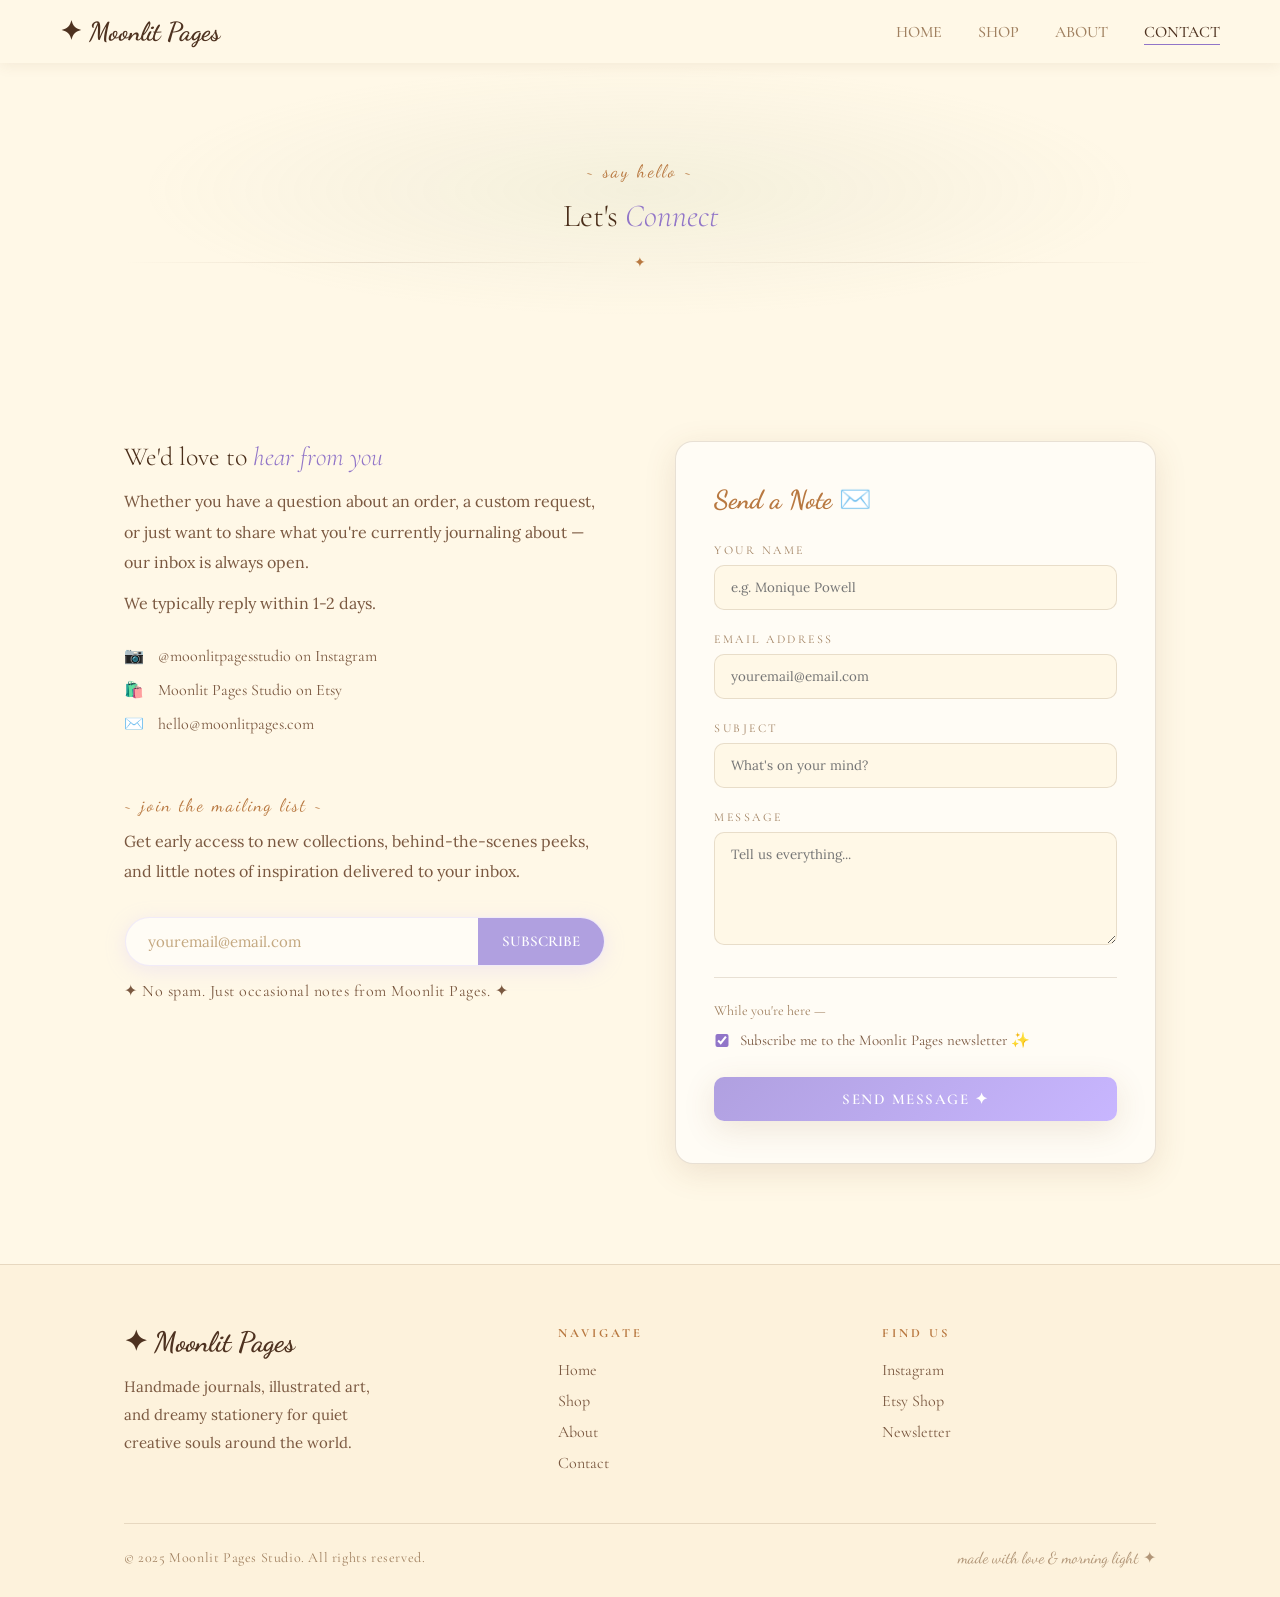
<file: contact.html>
<!DOCTYPE html>
<html lang="en">

    <head>
        <meta charset="UTF-8"/>
        <meta name="viewport" content="width=device-width, initial-scale=1.0" />
        <title>Moonlit Pages Studio - Contact</title>

        <!-- Google Fonts -->
        <link rel="preconnect" href="https://fonts.googleapis.com" />
        <link rel="preconnect" href="https://fonts.gstatic.com" crossorigin />
        <link href="https://fonts.googleapis.com/css2?family=Cormorant+Garamond:ital,wght@0,300;0,400;0,500;0,600;1,300;1,400;1,500&family=Dancing+Script:wght@400;600;700&family=Lora:ital,wght@0,400;0,500;1,400&display=swap" rel="stylesheet" />

        <!-- Stylesheet -->
        <link rel="stylesheet" href="style.css" />
        <link rel="stylesheet" href="contact.css" />

    </head>

    <body>

        <header>
            <nav>
                <a class="logo" href="index.html">✦ Moonlit Pages</a>
                <ul class="nav-links" id="nav-links">
                    <li><a href="index.html" >Home</a></li>
                    <li><a href="#">Shop</a></li>
                    <li><a href="about.html">About</a></li>
                    <li><a href="contact.html" class="active-link">Contact</a></li>
                </ul>

                <button class="hamburger" id="hamburger" aria-label="navigation toggle mobile">
                    <span></span>
                    <span></span>
                    <span></span>
                </button>
            </nav>
        </header>

        <main>
            <!-- CONTACT HERO -->
            <section class="contact-hero">

                <div class="container">
                    <span class="section-label">~ say hello ~</span>
                    <h1 class="section-title">
                        Let's <em>Connect</em>
                    </h1>
                    <div class="divider"> 
                                <div class="divider-line"></div>
                                <span class="divider-star">✦</span>
                                <div class="divider-line"></div>
                    </div>
                </div>

            </section>

            <!-- CONTACT GRID -->
            <section class="contact-grid">

                <div class="container">

                    
                    <!-- Info Column -->
                    <div class="contact-info">
                        <h3>
                            We'd love to <em >hear from you</em>
                        </h3>
                        <p>
                            Whether you have a question about an order, a custom request, or just want to share
                            what you're currently journaling about — our inbox is always open.
                        </p>
                        <p>We typically reply within 1-2 days.</p>

                        <address class="contact-links">
                            <a href="https://instagram.com">
                                <span>📷</span>
                                <span>@moonlitpagesstudio on Instagram</span>
                            </a>
                            <a href="https://etsy.com">
                                <span>🛍️</span>
                                <span>Moonlit Pages Studio on Etsy</span>
                            </a>
                            <a href="mailto:hello@moonlitpages.com">
                                <span>✉️</span>
                                <span>hello@moonlitpages.com</span>
                            </a>
                        </address>

                        <div class="newsletter-form">
                            <span>~ join the mailing list ~</span>
                            <p>Get early access to new collections, behind-the-scenes peeks, and little notes of inspiration delivered to your inbox.</p>
                            <form class="email-form">
                                <input type="email" id="newsletter-email" name="email" placeholder="youremail@email.com" aria-label="Email address"/>
                                <button type="submit">Subscribe</button>
                            </form>
                            <p class="email-note">✦ No spam. Just occasional notes from Moonlit Pages. ✦</p>
                        </div>
                    </div>

                    <!-- Contact Form -->
                    <!--Request 2 - Form validation and error messages-->
                    <form class="contact-form-wrap" id="contact-form">
                        <h2>Send a Note ✉️</h2>
                        
                        <div class="form-group">
                            <label for="Name">Your Name</label>
                            <input type="text" id="Name" placeholder="e.g. Monique Powell" />
                            <span class="error-message" ></span>
                            
                        </div>

                        <div class="form-group">
                            <label for="Email">Email Address</label>
                            <input type="email" id="Email" placeholder="youremail@email.com" />
                            <span class="error-message" ></span>
                        </div>

                        <div class="form-group">
                            <label for="Subject">Subject</label>
                            <input type="text" id="Subject" placeholder="What's on your mind?" />
                            <span class="error-message" ></span>
                        </div>

                        <div class="form-group">
                            <label for="Msg">Message</label>
                            <textarea id="Msg" rows="5" placeholder="Tell us everything..."></textarea>
                            <span class="error-message" ></span>
                        </div>

                        <div class="contact-newsletter">
                            <p>While you're here —</p>
                            <label>
                                <input type="checkbox" checked />
                                <span>Subscribe me to the Moonlit Pages newsletter ✨</span>
                            </label>
                        </div>

                        <div class="form-actions">
                            <button type="submit" class="btn btn-primary">
                                Send Message ✦
                            </button>
                        </div>

                        <!--message when successfully sent-->
                        <div id="form-sent">
                            <h3>Message Sent! </h3>
                            <p>Thank you for reaching out.✨</p>
                        </div>

                    </form>

                </div>
            </section>

        </main>

        

        <!-- FOOTER -->
        <footer>

            <div class="container">
                <div class="footer-inner">
                    <div class="footer-brand">
                        <a class="logo" href="index.html">✦ Moonlit Pages</a>
                        <p>Handmade journals, illustrated art, and dreamy stationery for quiet creative souls around the world.</p>
                    </div>
                    <div class="footer-col">
                        <h4>Navigate</h4>
                        <ul>
                            <li><a href="index.html">Home</a></li>
                            <li><a href="#">Shop</a></li>
                            <li><a href="about.html">About</a></li>
                            <li><a href="contact.html">Contact</a></li>
                        </ul>
                    </div>
                    <div class="footer-col">
                        <h4>Find Us</h4>
                        <ul>
                            <li><a href="https://instagram.com" target="_blank">Instagram</a></li>
                            <li><a href="https://etsy.com" target="_blank">Etsy Shop</a></li>
                            <li><a href="contact.html">Newsletter</a></li>
                        </ul>
                    </div>
                </div>
                <div class="footer-bottom">
                    <span class="footer-copy">© 2025 Moonlit Pages Studio. All rights reserved.</span>
                    <span class="footer-note">made with love &amp; morning light ✦</span>
                </div>
            </div>

        </footer>

        <!-- Request 3 Back to top button - main.js -->
        <button id="back-to-top" aria-label="Back to top">&#8593</button>

        <!-- EXTERNAL JS FILES -->
        <script src="main.js"></script>
        <script src="nav.js"></script>
        <script src="contact.js"></script>

    
    </body>
</html>
</file>
<file: style.css>
/*-------------------MOONLIT PAGES STUDIO — Main Stylesheet-------------------*/

*{
    box-sizing: border-box; 
    margin: 0; 
    padding: 0; 
}

/*-------------------Global Styles-------------------*/

:root {
  /* Fonts */
  --font-heading: "Cormorant Garamond", serif;
  --font-body: "Lora", serif;
  --font-accent: "Dancing Script", cursive;

  /* Backgrounds */
  --bg:          #FFF8E7;
  --bg-warm:     #FDF2DC;
  --bg-blush:    #FDF0EC;
  --bg-lavender: #F5F0FF;
  --bg-sage:     #F2F5EE;
  --card-bg:     #FFFCF5;

  /* Palette */
  --lavender:    #C8B6FF;
  --lavender-md: #B0A0E0;
  --lavender-dk: #9175C8;
  --pink:        #F4C2C2;
  --pink-dk:     #C87E7E;
  --brown:       #8E6E53;
  --brown-dk:    #4E3220;
  --brown-lt:    #A68B73;
  --sage:        #A3B18A;
  --sage-dk:     #6E8C55;
  --amber:       #B87840;
  --amber-lt:    #D4A060;

  /* Text */
  --text-head:  #4A2E1A;
  --text-body:  #7A5840;
  --text-muted: #A08060;
  --text-soft:  #C4A880;

  /*AI assisted values*/
  --border:     rgba(142, 110, 83, 0.20);
  --border-lav: rgba(200, 182, 255, 0.25);
  --shadow-sm:  0 2px 14px rgba(120, 80, 40, 0.09);
  --shadow-md:  0 8px 32px rgba(120, 80, 40, 0.13);
  --shadow-lg:  0 20px 50px rgba(120, 80, 40, 0.17);
}

body {
  font-family: var(--font-body);
  background-color: var(--bg);
  color: var(--text-body);
  min-height: 100vh;
  overflow-x: hidden;
}

h1, h2, h3, h4 {
  font-family: var(--font-heading);
}

img {
  width: 100%;
  display: block;
}

a {
  text-decoration: none;
}

.text-center { text-align: center; }


/*--------Layout--------*/
.container {
  max-width: 1160px;
  margin: 0 auto;
  padding: 0 5%;
}

/*--------Header and Navigation--------*/
.logo {
  font-family: var(--font-accent);
  font-size: 26px;
  font-weight: 700;
  color: var(--brown-dk);
  cursor: pointer;
}

.logo:hover { color: var(--lavender-dk); }

nav {
  position: fixed;
  top: 0; left: 0; right: 0;
  z-index: 1000;
  display: flex;
  justify-content: space-between;
  align-items: center;
  padding: 16px 60px;
  background: var(--bg);
  box-shadow: var(--shadow-sm);
}

nav ul {
  list-style-type: none;
  display: flex;
  gap: 36px;
}

nav li a {
  font-family: var(--font-heading);
  font-size: 16px;
  font-weight: 500;
  text-transform: uppercase;
  color: var(--text-muted);
  cursor: pointer;
  position: relative;
}

/* AI assisted navigation underline animation */
.nav-links a::after {
  content: '';
  position: absolute;
  bottom: -3px; left: 0; right: 0;
  height: 1px;
  background: var(--lavender-dk);
  transform: scaleX(0);
  transform-origin: center;
  transition: transform 0.3s;
}
.nav-links a:hover,
.nav-links a.active-link { color: var(--brown-dk); }
.nav-links a:hover::after,
.nav-links a.active-link::after { transform: scaleX(1); }

/*--------Shared Section Headings--------*/
.section-header {
  text-align: center;
  margin-bottom: 60px;
}

.section-label {
  font-family: var(--font-accent);
  font-size: 18px;
  color: var(--amber);
  letter-spacing: 2px;
  display: block;
  margin-bottom: 15px;
}

.section-title {
  font-family: var(--font-heading);
  font-size: 32px;
  font-weight: 300;
  color: var(--text-head);
  line-height: 1.2;
}

.section-title em {
  font-style: italic;
  color: var(--lavender-dk);
}

.divider {
  display: flex;
  align-items: center;
  gap: 14px;
  margin: 18px 0 40px;
}

/* AI assisted divider line gradient */
.divider-line {
  flex: 1;
  height: 1px;
  background: linear-gradient(to right, transparent, var(--border), transparent);
}
.divider-star { color: var(--amber); font-size: 14px; }

/*--------Buttons--------*/
.btn {
  display: inline-block;
  padding: 13px 32px;
  border-radius: 30px;
  border: none;
  cursor: pointer;
  text-decoration: none;
  font-family: var(--font-heading);
  font-size: 15px;
  font-weight: 600;
  letter-spacing: 1.5px;
  text-transform: uppercase;
}

.btn-primary {
  background: linear-gradient(135deg, #B0A0E0, #C8B6FF);
  color: #fff;
  box-shadow: var(--shadow-md); 
}
.btn-primary:hover {
  transform: translateY(-2px);
  box-shadow: 0 8px 32px rgba(200, 182, 255, 0.6);
}

.btn-outline {
  background: transparent;
  color: var(--brown);
  border: 1.5px solid var(--border);
}
.btn-outline:hover {
  border-color: var(--lavender);
  color: var(--lavender-dk);
  background: var(--border-lav);
  transform: translateY(-2px);
}

/*--------EMAIL FORM (shared: home + contact)--------*/

.email-form {
  display: flex;
  border: 1.5px solid var(--border-lav);
  border-radius: 30px;
  margin: 30px auto 0;
  max-width: 480px;
  background: var(--card-bg);
  box-shadow: 0 4px 20px var(--border-lav);
}

.email-form input {
  flex: 1;
  background: transparent;
  border: none;
  outline: none;
  padding: 14px 22px;
  color: var(--text-head);
  font-family: var(--font-body);
  font-size: 15px;
}

.email-form input::placeholder { color: var(--text-soft); }

.email-form button {
  background:  var(--lavender-md);
  border: none;
  padding: 14px 24px;
  color: #fff;
  border-radius: 0 28px 28px 0;
  font-family: var(--font-heading);
  font-size: 15px;
  font-weight: 600;
  text-transform: uppercase;
  cursor: pointer;
}

.email-form button:hover {opacity: 0.9;}

.email-note {
  font-size: 13px;
  color: var(--text-soft);
  margin-top: 16px;
  font-family: var(--font-heading);
  letter-spacing: 0.5px;
}


/* ------------------- FOOTER ------------------- */

body > footer { /*> direct child selector*/
  background: var(--bg-warm);
  border-top: 1px solid var(--border);
  padding: 60px 0 30px;
  position: relative;
  z-index: 2;
}
.footer-inner {
  display: grid;
  grid-template-columns: 1.4fr 1fr 1fr;
  gap: 50px;
  margin-bottom: 50px;
}
.footer-brand .logo {
  display: block;
  margin-bottom: 14px;
  font-size: 28px;
}

.footer-brand p {
  color: var(--text-body);
  font-size: 15px;
  line-height: 1.85;
  max-width: 260px;
}

.footer-col h4 {
  font-family: var(--font-heading);
  font-size: 12.5px;
  letter-spacing: 3px;
  text-transform: uppercase;
  color: var(--amber);
  margin-bottom: 18px;
}

.footer-col ul {
  list-style: none;
  display: flex;
  flex-direction: column;
  gap: 10px;
}

.footer-col ul li a {
  font-family: var(--font-heading);
  font-size: 16px;
  color: var(--text-body);
  text-decoration: none;
  cursor: pointer;
  transition: color 0.25s;
}

.footer-col ul li a:hover { color: var(--lavender-dk); }

.footer-bottom {
  border-top: 1px solid var(--border);
  padding-top: 24px;
  display: flex;
  justify-content: space-between;
  align-items: center;
}

.footer-copy {
  font-family: var(--font-heading);
  font-size: 14px;
  color: var(--text-muted);
  letter-spacing: 0.6px;
}

.footer-note {
  font-family: var(--font-accent);
  font-size: 16px;
  color: var(--text-muted);
  opacity: 0.8;
}

/*--------
Request 1 - Hamburger menu nav.js
Hidden on desktop, seen on mobile
--------*/
.hamburger {
  display: none;
  flex-direction: column;
  gap: 5px;
  background: none;
  border: none;
  cursor: pointer;
  padding: 4px;
}

.hamburger span {
  display: block;
  width: 24px;
  height: 2px;
  background: var(--brown);
  border-radius: 2px;
}

/* Responsive Mobile nav */
@media (max-width: 768px) {
  
  nav {
    padding: 16px 24px;
    position: fixed;
  }

  .hamburger {
    display: flex;
  }

  nav ul {
    display: none;
    flex-direction: column;
    gap: 18px;

    position: absolute;
    top: 100%;
    left: 0; right: 0;
    background: var(--bg);
    padding: 22px 24px 28px;
    box-shadow: var(--shadow-md);
  }

  /* nav.js toggles this class to show/hide the menu */
    nav ul.open {
        display: flex;
    }

    /* Stack footer columns */
    .footer-inner {
        grid-template-columns: 1fr;
        gap: 32px;
    }
}

/*--------
Request 3 - Back to top button - main.js
--------*/

#back-to-top {
  position: fixed;
  bottom: 32px;
  right: 32px;
  
  padding: 12px 16px;

  background: linear-gradient(135deg, var(--lavender-md), var(--lavender));
  color: #fff ;

  border: none;
  border-radius: 50%;

  cursor: pointer;

  visibility: hidden;
  
}

/* main.js adds this once the user scrolls 300px */
#back-to-top.visible {
    visibility: visible;
}

#back-to-top:hover {
    transform: translateY(-3px);
}
</file>
<file: contact.css>
/*-------------------MOONLIT PAGES STUDIO — Contact Page-------------------*/

/*-------------------Contact Hero Section-------------------*/
.contact-hero {
  padding: 160px 0 70px;
  text-align: center;
  background:
    radial-gradient(ellipse 65% 55% at 50% 50%, rgba(163, 177, 138, 0.12) 0%, transparent 60%),
    var(--bg);
}

/*-------------------Contact Grid-------------------*/
.contact-grid {
  padding: 60px 0 100px;
  background: var(--bg);
}
.contact-grid .container {
  display: grid;
  grid-template-columns: 1fr 1fr;
  gap: 70px;
  align-items: start;
}

/*--------Info Column--------*/
.contact-info h3 {
  font-family: var(--font-heading);
  font-size: 26px;
  font-weight: 300;
  color: var(--text-head);
  margin-bottom: 14px;
}

.contact-info h3 em {
    color: var(--lavender-dk);
    font-style: italic;
}

.contact-info p {
  color: var(--text-body);
  line-height: 1.9;
  margin-bottom: 10px;
  font-size: 16px;
}

.contact-links {
  display: flex;
  flex-direction: column;
  gap: 14px;
  margin-top: 28px;
  font-style: normal;
}

.contact-links a {
  display: flex;
  align-items: center;
  gap: 14px;
  text-decoration: none;
  color: var(--text-body);
  font-family: var(--font-heading);
  font-size: 16px;
}
.contact-links a:hover { 
  color: var(--lavender-dk); 
}
.newsletter-form {
  margin-top: 60px;
}
.newsletter-form span{
  font-family: var(--font-accent);
  font-size: 18px;
  color: var(--amber);
  letter-spacing: 2px;
}

.newsletter-form p{
  margin-top: 10px;
}



/*--------Form Column--------*/
form.contact-form-wrap {
    margin: 0;
}

.contact-form-wrap {
  background: var(--card-bg);
  border: 1px solid var(--border);
  border-radius: 18px;
  padding: 42px 38px;
  box-shadow: var(--shadow-md);
}
.contact-form-wrap h2 {
  font-family: var(--font-accent);
  font-size: 26px;
  color: var(--amber);
  margin-bottom: 28px;
}
.form-group { margin-bottom: 22px; }
.form-group label {
  display: block;
  font-family: var(--font-heading);
  font-size: 12px;
  letter-spacing: 2.5px;
  text-transform: uppercase;
  color: var(--text-muted);
  margin-bottom: 8px;
}

.form-group input, .form-group textarea {
  width: 100%;
  background: var(--bg);
  border: 1.5px solid var(--border);
  border-radius: 10px;
  padding: 13px 16px;
  font-family: var(--font-body);
  outline: none;
}

.form-group input:focus,
.form-group textarea:focus {
  border-color: var(--lavender);
}

.contact-newsletter {
  margin-top: 28px;
  padding-top: 24px;
  border-top: 1px solid var(--border);
}

.contact-newsletter p {
  font-family: var(--font-heading);
  font-size: 14px;
  color: var(--text-muted);
  margin-bottom: 12px;
}

.contact-newsletter label {
  display: flex;
  align-items: center;
  gap: 10px;
  cursor: pointer;
}

.contact-newsletter input[type="checkbox"] {
  accent-color: var(--lavender-dk);
  width: 16px; 
  cursor: pointer;
}

.contact-newsletter span {
  text-transform: none;
  font-family: var(--font-heading);
  font-size: 15px;
  color: var(--text-body);
  letter-spacing: normal;
}

.form-actions { margin-top: 28px; }
.form-actions .btn {
  width: 100%;
  border-radius: 10px;
}

/*
Request 2 - Form validation and error messages contact.js
*/

/* Red border on invalid fields */
.form-group input.error,
.form-group textarea.error {
    border-color: #c97b7b;
    background: #fff8f8;
}

/* Error message text that appears below each field */
.error-message {
    display: block;
    font-family: var(--font-heading);
    font-size: 13px;
    color: red;
    margin-top: 6px;
}

/* Success message — hidden*/
/* contact.js adds .visible when the form passes validation */
#form-sent {
    display: none;
    text-align: center;
    padding: 28px 22px;
    background: #f0f8f0;
    border: 1.5px solid var(--sage-dk);
    border-radius: 12px;
    margin-top: 24px;
}

#form-sent.visible {
    display: block;
}

#form-sent h3 {
    font-family: var(--font-heading);
    font-size: 22px;
    color: #3d6e3d;
    margin-bottom: 8px;
}

#form-sent p {
    font-size: 15px;
    color: #5a8a5a;
    line-height: 1.6;
}

/*-------------------Responsive-------------------*/

@media (max-width: 900px) {
    .contact-grid .container {
        grid-template-columns: 1fr;
        gap: 40px;
    }
}
</file>
